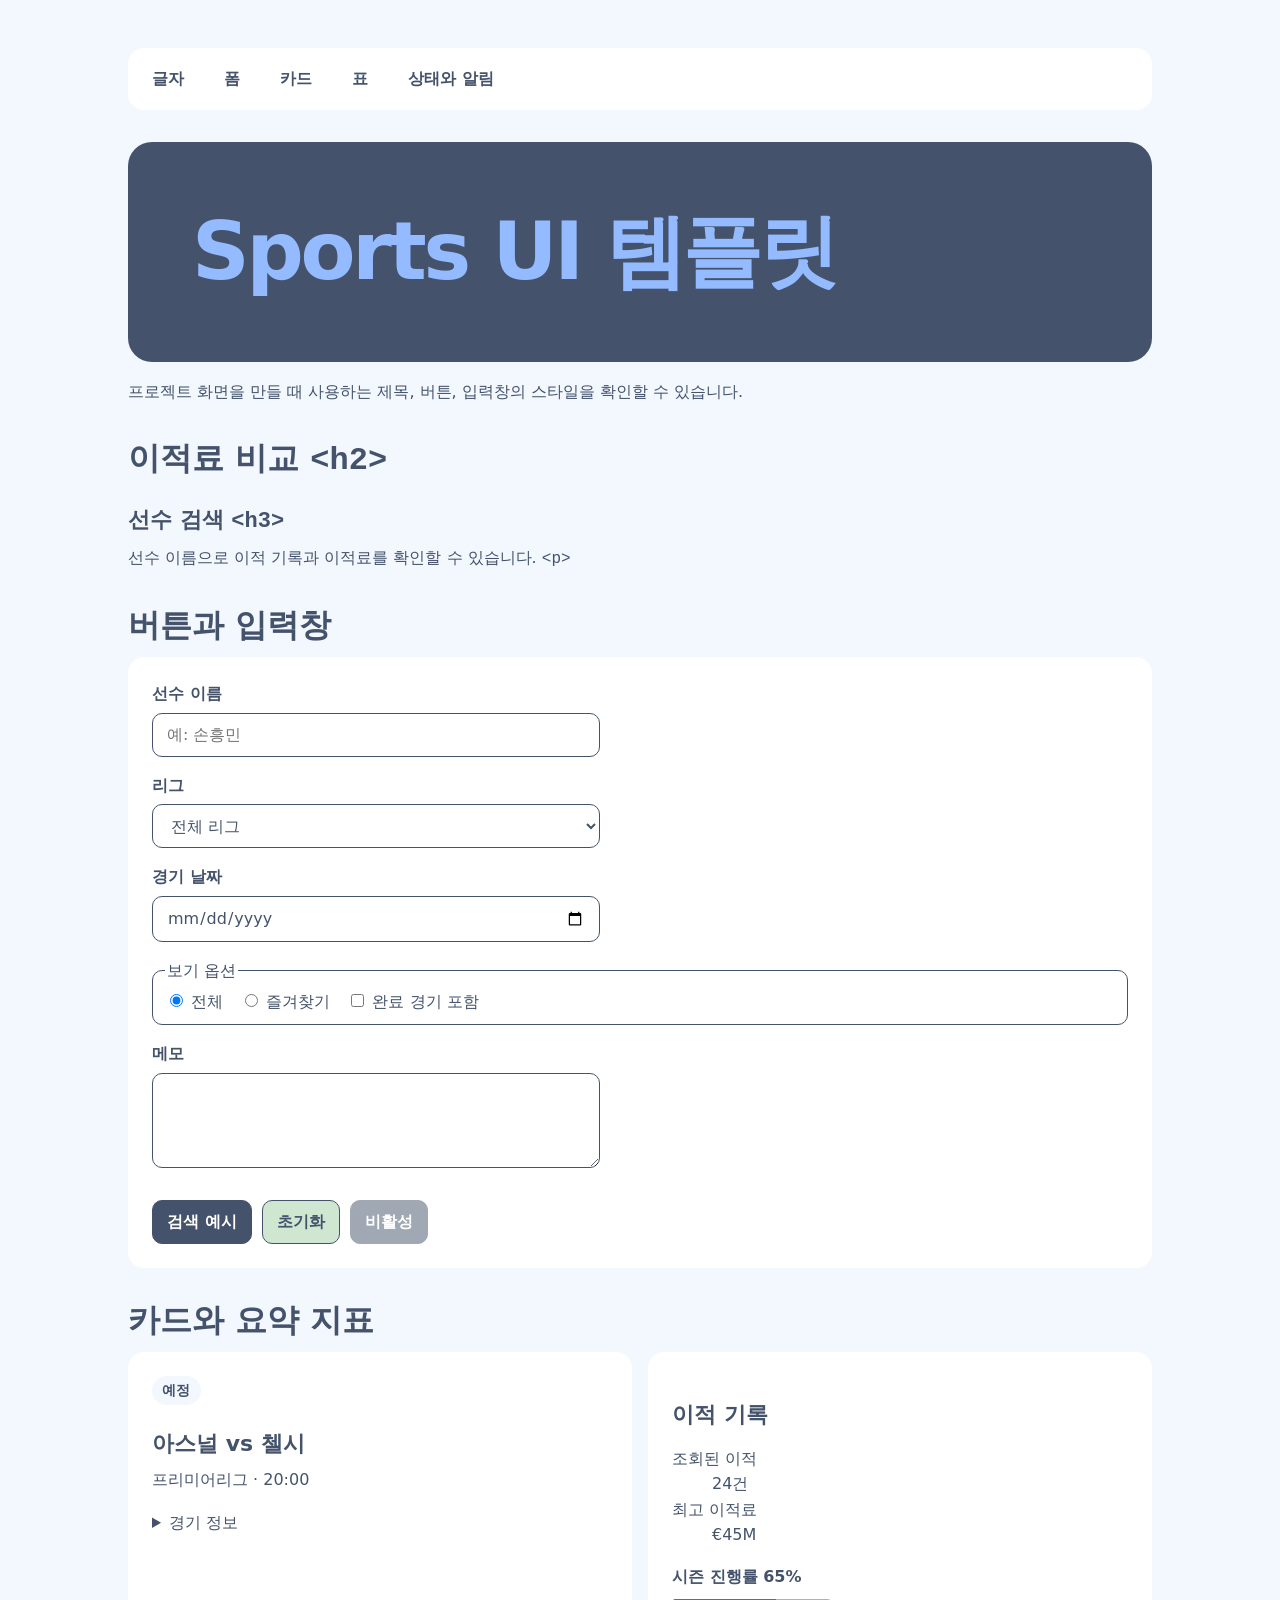
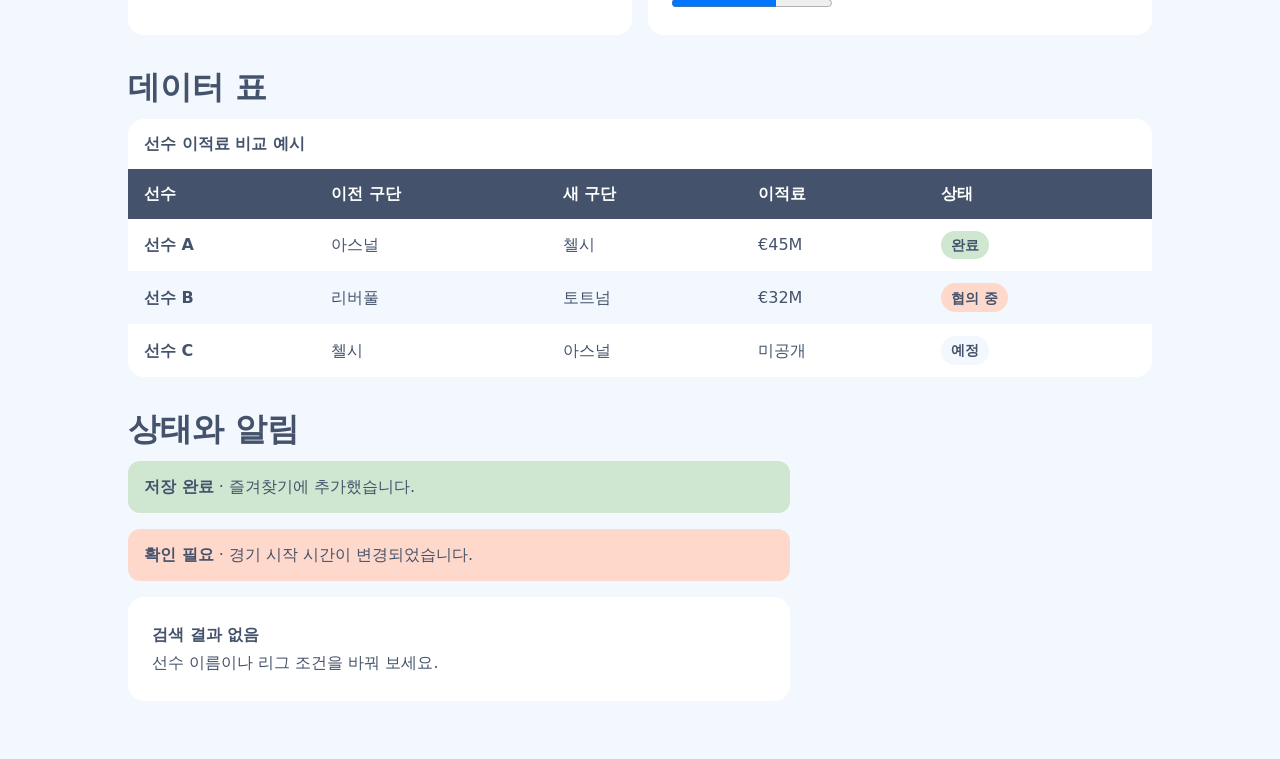
<file: design-template.html>
<!doctype html>
<html lang="ko">

<head>
    <meta charset="utf-8">
    <meta name="viewport" content="width=device-width, initial-scale=1">
    <title>Sports UI 디자인 템플릿</title>
    <link rel="stylesheet" href="./sports.css">
</head>

<body>
    <nav class="site-nav" aria-label="템플릿 목차">
        <a href="#typography">글자</a>
        <a href="#controls">폼</a>
        <a href="#cards">카드</a>
        <a href="#tables">표</a>
        <a href="#feedback">상태와 알림</a>
    </nav>
    <main class="page">
        <h1>Sports UI 템플릿</h1>
        <p>프로젝트 화면을 만들 때 사용하는 제목, 버튼, 입력창의 스타일을 확인할 수 있습니다.</p>

        <section aria-labelledby="typography">
            <h2 id="typography">이적료 비교 <code>&lt;h2&gt;</code></h2>
            <h3>선수 검색 <code>&lt;h3&gt;</code></h3>
            <p>선수 이름으로 이적 기록과 이적료를 확인할 수 있습니다. <code>&lt;p&gt;</code></p>
        </section>

        <section aria-labelledby="controls">
            <h2 id="controls">버튼과 입력창</h2>
            <form class="ui-card ui-stack" action="./design-template.html#controls" method="get">
                <label class="ui-field">
                    선수 이름
                    <input class="ui-input" type="search" placeholder="예: 손흥민">
                </label>
                <label class="ui-field">리그
                    <select class="ui-input"><option>전체 리그</option><option>프리미어리그</option></select>
                </label>
                <label class="ui-field">경기 날짜 <input class="ui-input" type="date"></label>
                <fieldset>
                    <legend>보기 옵션</legend>
                    <label><input type="radio" name="view" value="all" checked> 전체</label>
                    <label><input type="radio" name="view" value="favorites"> 즐겨찾기</label>
                    <label><input type="checkbox"> 완료 경기 포함</label>
                </fieldset>
                <label class="ui-field">메모 <textarea class="ui-input" rows="3"></textarea></label>
                <div class="ui-actions">
                    <button class="ui-button" type="submit">검색 예시</button>
                    <button class="ui-button ui-button--secondary" type="reset">초기화</button>
                    <button class="ui-button" type="button" disabled>비활성</button>
                </div>
            </form>
        </section>
        <section aria-labelledby="cards">
            <h2 id="cards">카드와 요약 지표</h2>
            <div class="ui-grid">
                <article class="ui-card">
                    <span class="ui-badge">예정</span>
                    <h3>아스널 vs 첼시</h3>
                    <p>프리미어리그 · 20:00</p>
                    <details>
                        <summary>경기 정보</summary>
                        <ul><li>에미레이츠 스타디움</li><li>한국 시간 기준</li></ul>
                    </details>
                </article>
                <article class="ui-card">
                    <h3>이적 기록</h3>
                    <dl><dt>조회된 이적</dt><dd>24건</dd><dt>최고 이적료</dt><dd>€45M</dd></dl>
                    <label class="ui-field">시즌 진행률 65% <progress value="65" max="100">65%</progress></label>
                </article>
            </div>
        </section>
        <section aria-labelledby="tables">
            <h2 id="tables">데이터 표</h2>
            <div class="ui-table-scroll" role="region" aria-label="선수 이적료 비교" tabindex="0">
                <table class="ui-table">
                    <caption>선수 이적료 비교 예시</caption>
                    <thead>
                        <tr><th scope="col">선수</th><th scope="col">이전 구단</th><th scope="col">새 구단</th><th scope="col">이적료</th><th scope="col">상태</th></tr>
                    </thead>
                    <tbody>
                        <tr><th scope="row">선수 A</th><td>아스널</td><td>첼시</td><td>€45M</td><td><span class="ui-badge ui-badge--success">완료</span></td></tr>
                        <tr><th scope="row">선수 B</th><td>리버풀</td><td>토트넘</td><td>€32M</td><td><span class="ui-badge ui-badge--notice">협의 중</span></td></tr>
                        <tr><th scope="row">선수 C</th><td>첼시</td><td>아스널</td><td>미공개</td><td><span class="ui-badge">예정</span></td></tr>
                    </tbody>
                </table>
            </div>
        </section>
        <section aria-labelledby="feedback">
            <h2 id="feedback">상태와 알림</h2>
            <p class="ui-notice ui-badge--success"><strong>저장 완료</strong> · 즐겨찾기에 추가했습니다.</p>
            <p class="ui-notice ui-badge--notice"><strong>확인 필요</strong> · 경기 시작 시간이 변경되었습니다.</p>
            <p class="ui-card"><strong>검색 결과 없음</strong><br>선수 이름이나 리그 조건을 바꿔 보세요.</p>
        </section>
    </main>
</body>

</html>
</file>
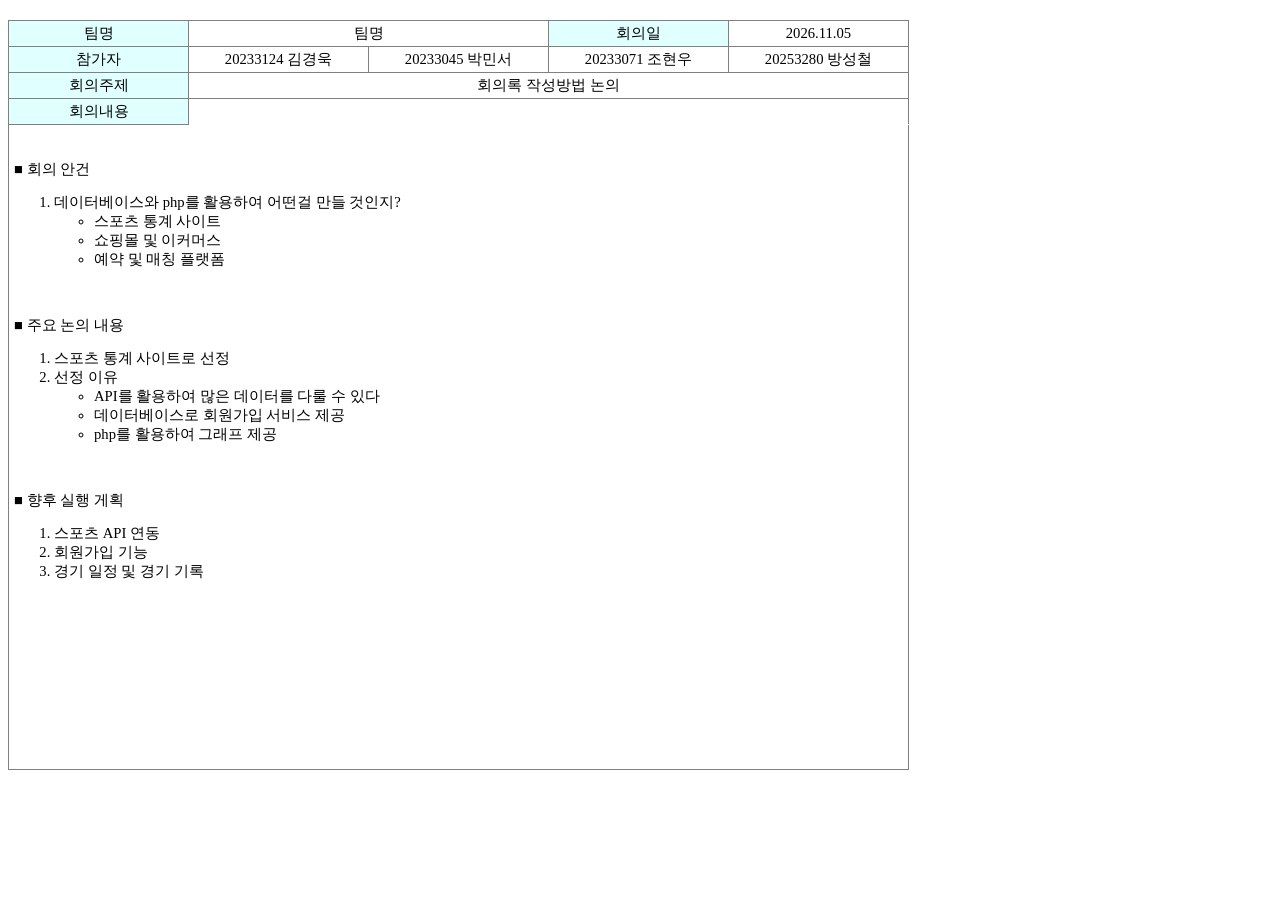
<file: meetingNotes01.html>
<!DOCTYPE html>
<meta charset="utf-8" />
<link rel="StyleSheet" href="./table.css" type="text/css" />

<table>
  <colgroup>
    <col width="180" />
    <col width="180" />
    <col width="180" />
    <col width="180" />
    <col width="180" />
  </colgroup>
  <tr align="center">
    <th>팀명</th>
    <td colspan="2">팀명</td>
    <th>회의일</th>
    <td>2026.11.05</td>
  </tr>
  <tr align="center">
    <th>참가자</th>
    <td>20233124 김경욱</td>
    <td>20233045 박민서</td>
    <td>20233071 조현우</td>
    <td>20253280 방성철</td>
  </tr>
  <tr align="center">
    <th>회의주제</th>
    <td colspan="4">회의록 작성방법 논의</td>
  </tr>
  <tr>
    <th>회의내용</th>
    <td colspan="4" style="border-bottom: 1px solid white"></td>
  </tr>
  <tr>
    <td colspan="5">
      <br />
      <p>

      <p>■ 회의 안건</p>
      <ol>
        <li>데이터베이스와 php를 활용하여 어떤걸 만들 것인지?</li>
          <ul>
          <li>스포츠 통계 사이트</li>
          <li>쇼핑몰 및 이커머스</li>
          <li>예약 및 매칭 플랫폼</li>
          </ul>
      </ol>
      <br>
      <p>■ 주요 논의 내용</p>
      <ol>
        <li>스포츠 통계 사이트로 선정</li>
        <li>선정 이유</li>
          <ul type="circle">
            <li>API를 활용하여 많은 데이터를 다룰 수 있다</li>
            <li>데이터베이스로 회원가입 서비스 제공</li>
            <li>php를 활용하여 그래프 제공</li>
          </ul>
      </ol>
      <br>
      <p>■ 향후 실행 게획</p>
      <ol>
        <li>스포츠 API 연동</li>
        <li>회원가입 기능</li>
        <li>경기 일정 및 경기 기록</li>
      </ol>
      <br /><br /><br /><br /><br /><br /><br /><br /><br /><br />
    </td>
  </tr>
</table>
</file>
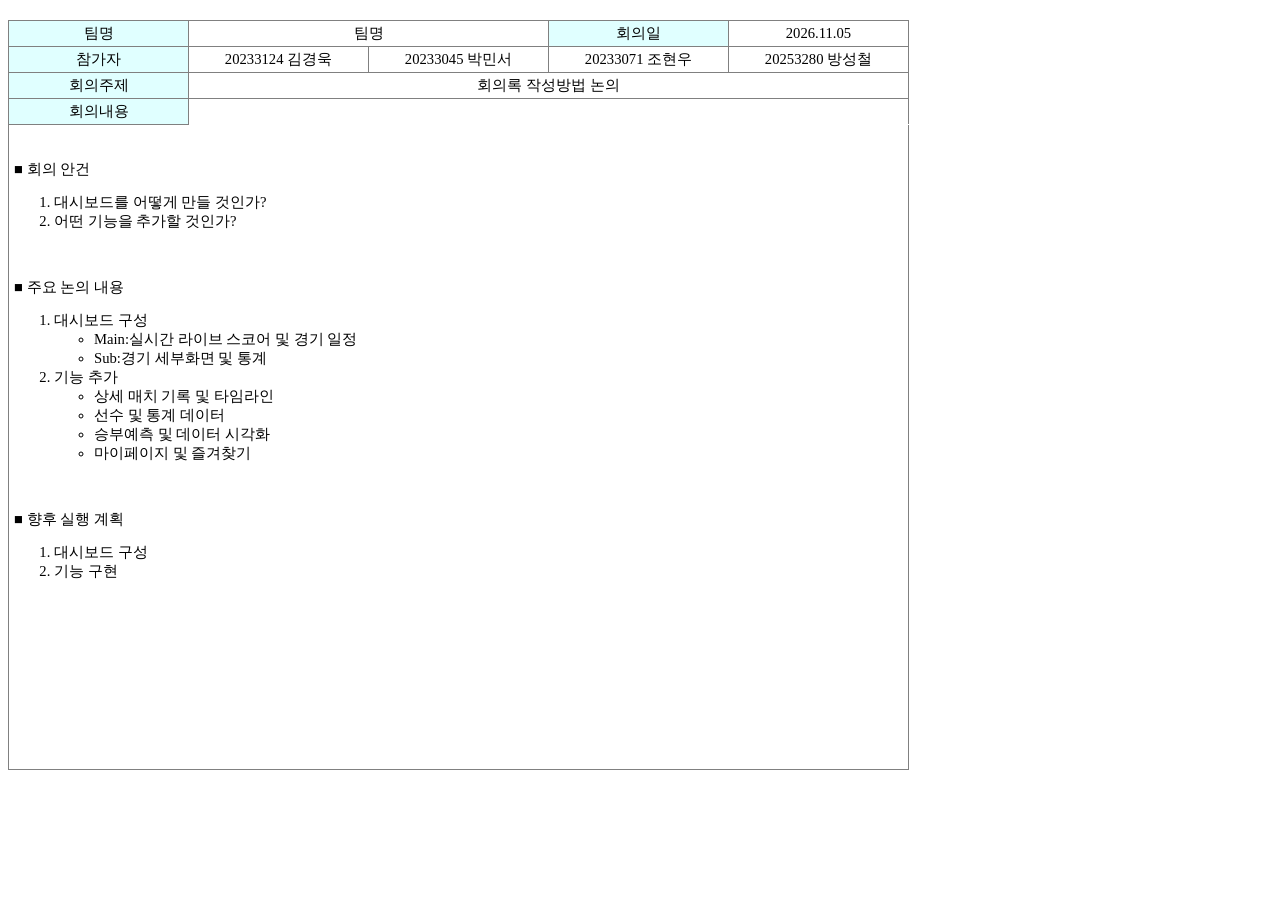
<file: meetingNotes02.html>
<!DOCTYPE html>
<meta charset="utf-8" />
<link rel="StyleSheet" href="./table.css" type="text/css" />

<table>
  <colgroup>
    <col width="180" />
    <col width="180" />
    <col width="180" />
    <col width="180" />
    <col width="180" />
  </colgroup>
  <tr align="center">
    <th>팀명</th>
    <td colspan="2">팀명</td>
    <th>회의일</th>
    <td>2026.11.05</td>
  </tr>
  <tr align="center">
    <th>참가자</th>
    <td>20233124 김경욱</td>
    <td>20233045 박민서</td>
    <td>20233071 조현우</td>
    <td>20253280 방성철</td>
  </tr>
  <tr align="center">
    <th>회의주제</th>
    <td colspan="4">회의록 작성방법 논의</td>
  </tr>
  <tr>
    <th>회의내용</th>
    <td colspan="4" style="border-bottom: 1px solid white"></td>
  </tr>
  <tr>
    <td colspan="5">
      <br />
      <p>

      <p>■ 회의 안건</p>
      <ol>
        <li>대시보드를 어떻게 만들 것인가?</li>
        <li>어떤 기능을 추가할 것인가?</li>
      </ol>
      <br>
      <p>■ 주요 논의 내용</p>
      <ol>
        <li>대시보드 구성</li>
        <ul type="circle">
            <li>Main:실시간 라이브 스코어 및 경기 일정</li>
            <li>Sub:경기 세부화면 및 통계</li>
        </ul>
        <li>기능 추가</li>
        <ul type="circle">
            <li>상세 매치 기록 및 타임라인</li>
            <li>선수 및 통계 데이터</li>
            <li>승부예측 및 데이터 시각화</li>
            <li>마이페이지 및 즐겨찾기</li>
        </ul>
      </ol>
      <br>
      <p>■ 향후 실행 계획</p>
      <ol>
        <li>대시보드 구성</li>
        <li>기능 구현</li>
      </ol>
      <br /><br /><br /><br /><br /><br /><br /><br /><br /><br />
    </td>
  </tr>
</table>
</file>
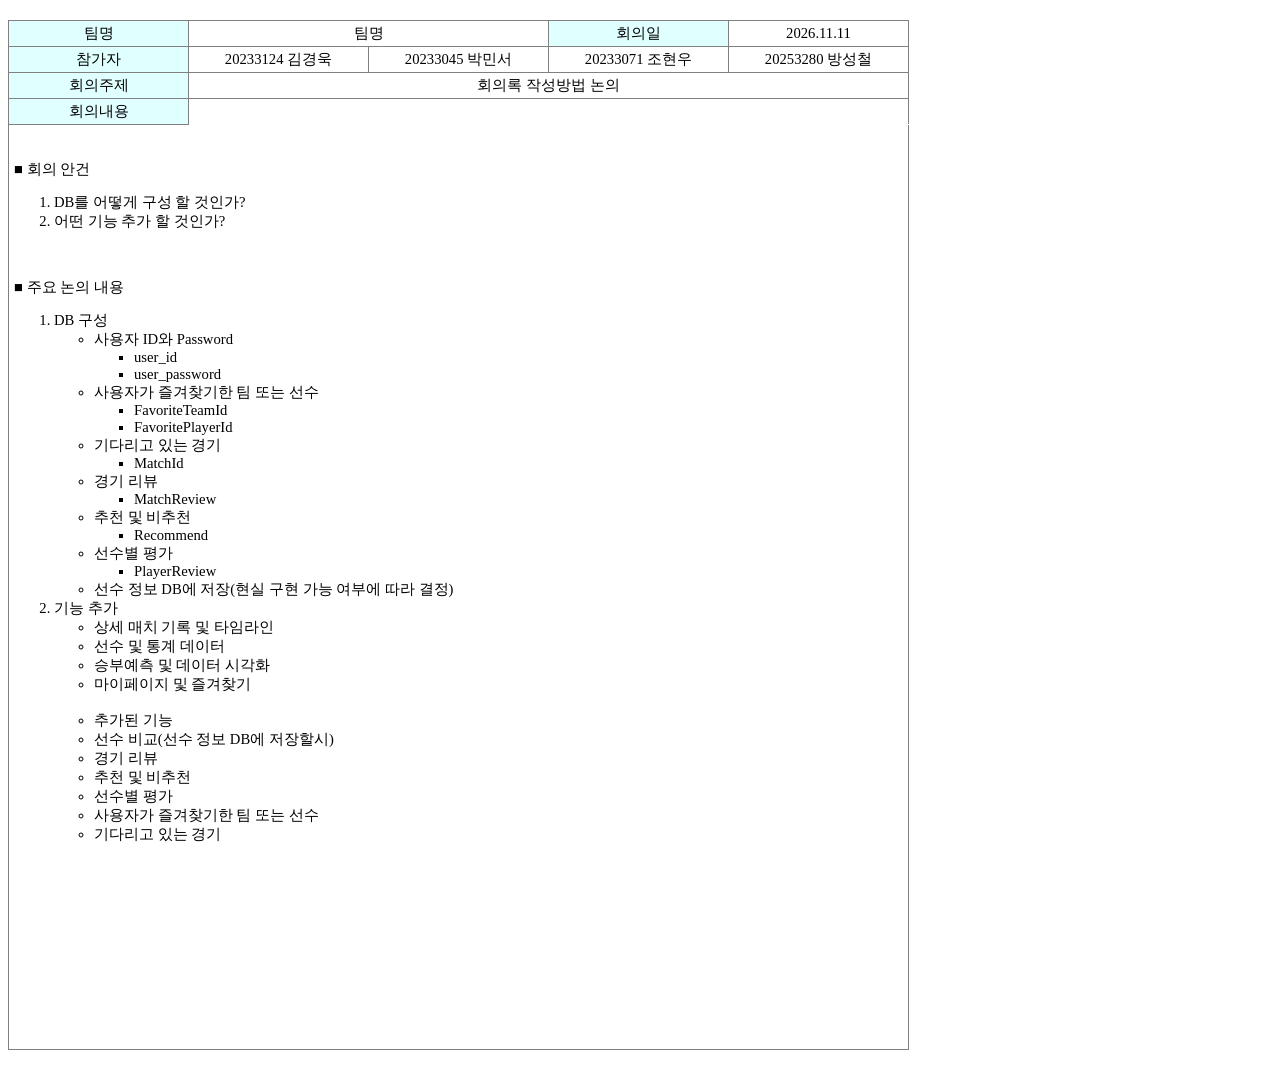
<file: meetingNotes03.html>
<!DOCTYPE html>
<meta charset="utf-8" />
<link rel="StyleSheet" href="./table.css" type="text/css" />

<table>
  <colgroup>
    <col width="180" />
    <col width="180" />
    <col width="180" />
    <col width="180" />
    <col width="180" />
  </colgroup>
  <tr align="center">
    <th>팀명</th>
    <td colspan="2">팀명</td>
    <th>회의일</th>
    <td>2026.11.11</td>
  </tr>
  <tr align="center">
    <th>참가자</th>
    <td>20233124 김경욱</td>
    <td>20233045 박민서</td>
    <td>20233071 조현우</td>
    <td>20253280 방성철</td>
  </tr>
  <tr align="center">
    <th>회의주제</th>
    <td colspan="4">회의록 작성방법 논의</td>
  </tr>
  <tr>
    <th>회의내용</th>
    <td colspan="4" style="border-bottom: 1px solid white"></td>
  </tr>
  <tr>
    <td colspan="5">
      <br />
      <p>

      <p>■ 회의 안건</p>
      <ol>
        <li>DB를 어떻게 구성 할 것인가?</li>
        <li>어떤 기능 추가 할 것인가?</li>
      </ol>
      <br>
      <p>■ 주요 논의 내용</p>
      <ol>
        <li>DB 구성</li>
        <ul type="circle">
            <li>사용자 ID와 Password
              <ul><li>
                user_id
              </li>
            <li>user_password</li>
            </ul>
            </li>
            <li>사용자가 즐겨찾기한 팀 또는 선수
              <ul>
                <li>
                  FavoriteTeamId
                </li>
                <li>
                  FavoritePlayerId
                </li>
              </ul>
            </li>
            <li>기다리고 있는 경기
              <ul>
                <li>MatchId</li>
              </ul>
            </li>
            <li>
              경기 리뷰
              <ul>
                <li>MatchReview</li>
              </ul>
            </li>
            <li>추천 및 비추천
              <ul>
                <li>Recommend</li>
              </ul>
            </li>
            <li>선수별 평가
              <ul>
                <li>PlayerReview</li>
              </ul>
            </li>
            <li>선수 정보 DB에 저장(현실 구현 가능 여부에 따라 결정)</li> 
        </ul>
        <li>기능 추가</li>
        <ul type="circle">
            <li>상세 매치 기록 및 타임라인</li>
            <li>선수 및 통계 데이터</li>
            <li>승부예측 및 데이터 시각화</li>
            <li>마이페이지 및 즐겨찾기</li>
            <br>
            <li>추가된 기능</li>
            <li>선수 비교(선수 정보 DB에 저장할시)</li>
            <li>경기 리뷰</li>
            <li>추천 및 비추천</li>
            <li>선수별 평가</li>
            <li>사용자가 즐겨찾기한 팀 또는 선수</li>
            <li>기다리고 있는 경기</li>
        </ul>
      </ol>
      <br>
      </ol>
      <br /><br /><br /><br /><br /><br /><br /><br /><br /><br />
    </td>
  </tr>
</table>
</file>
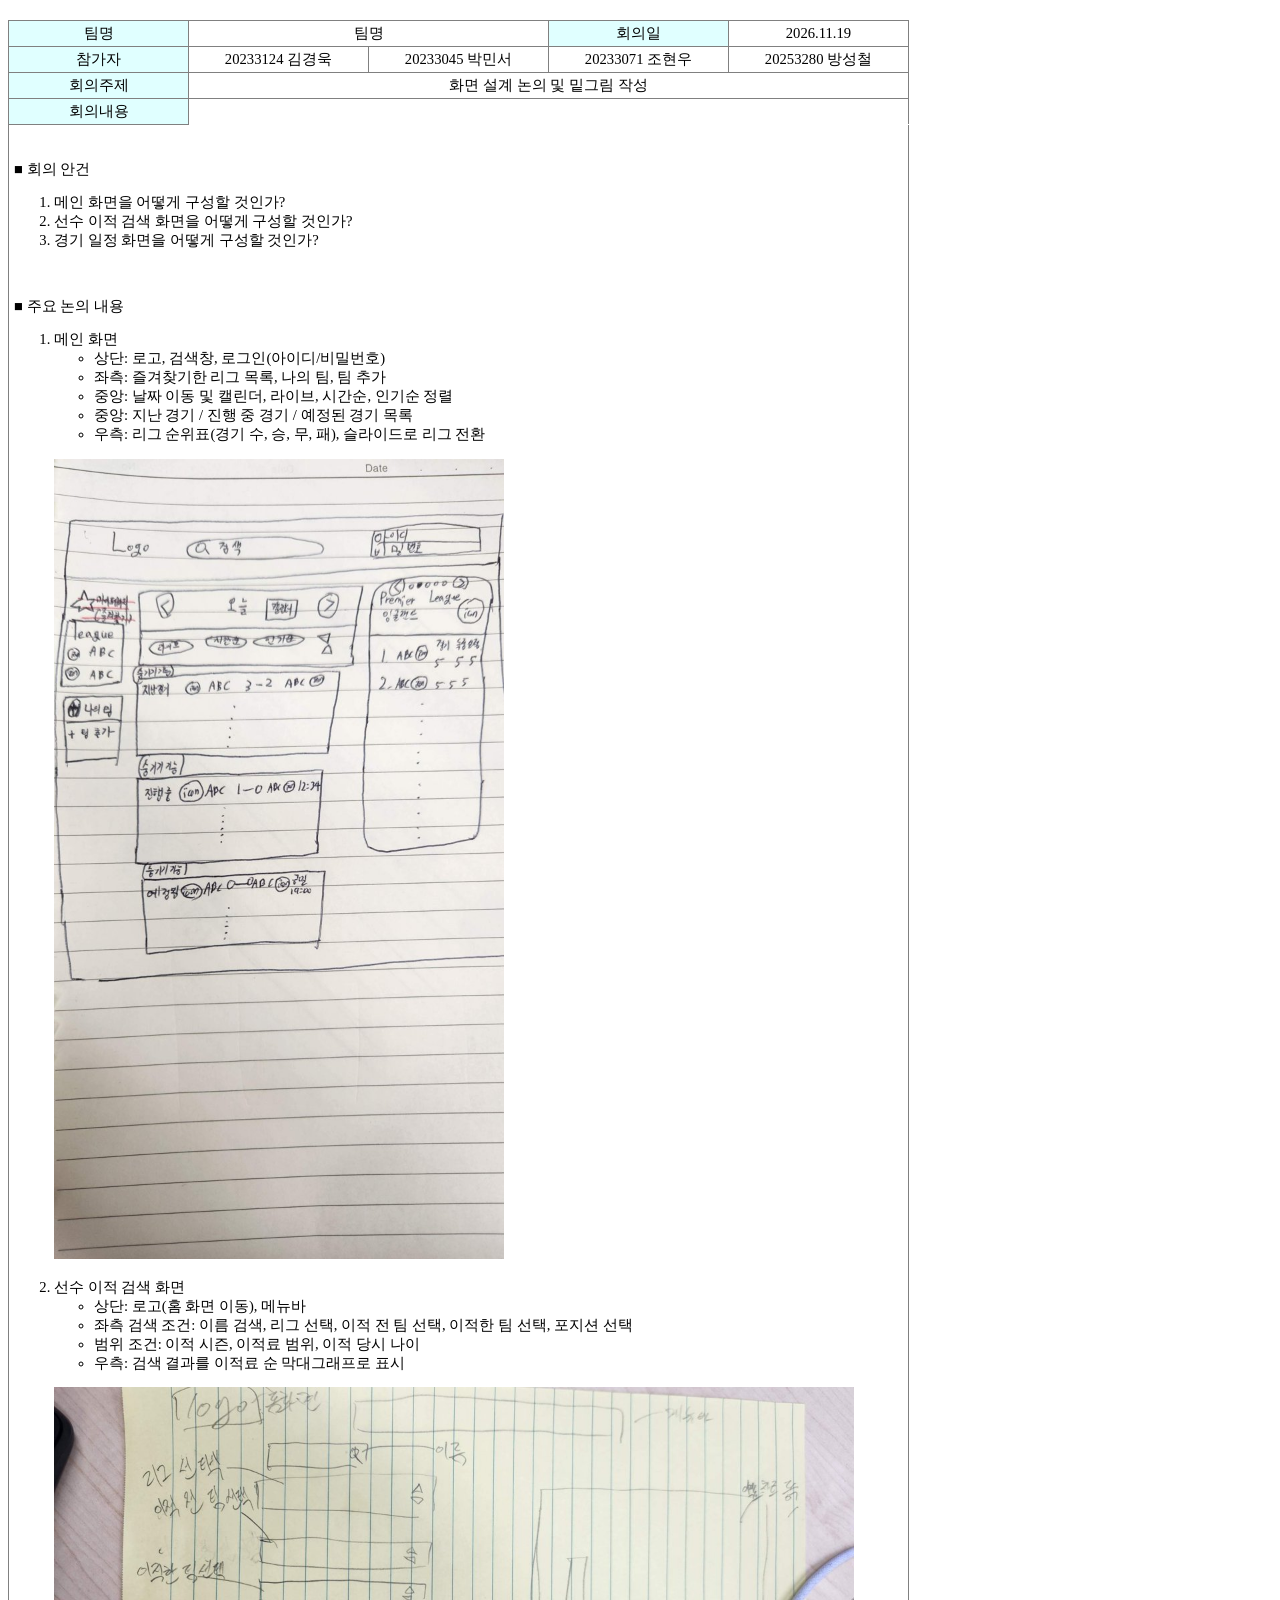
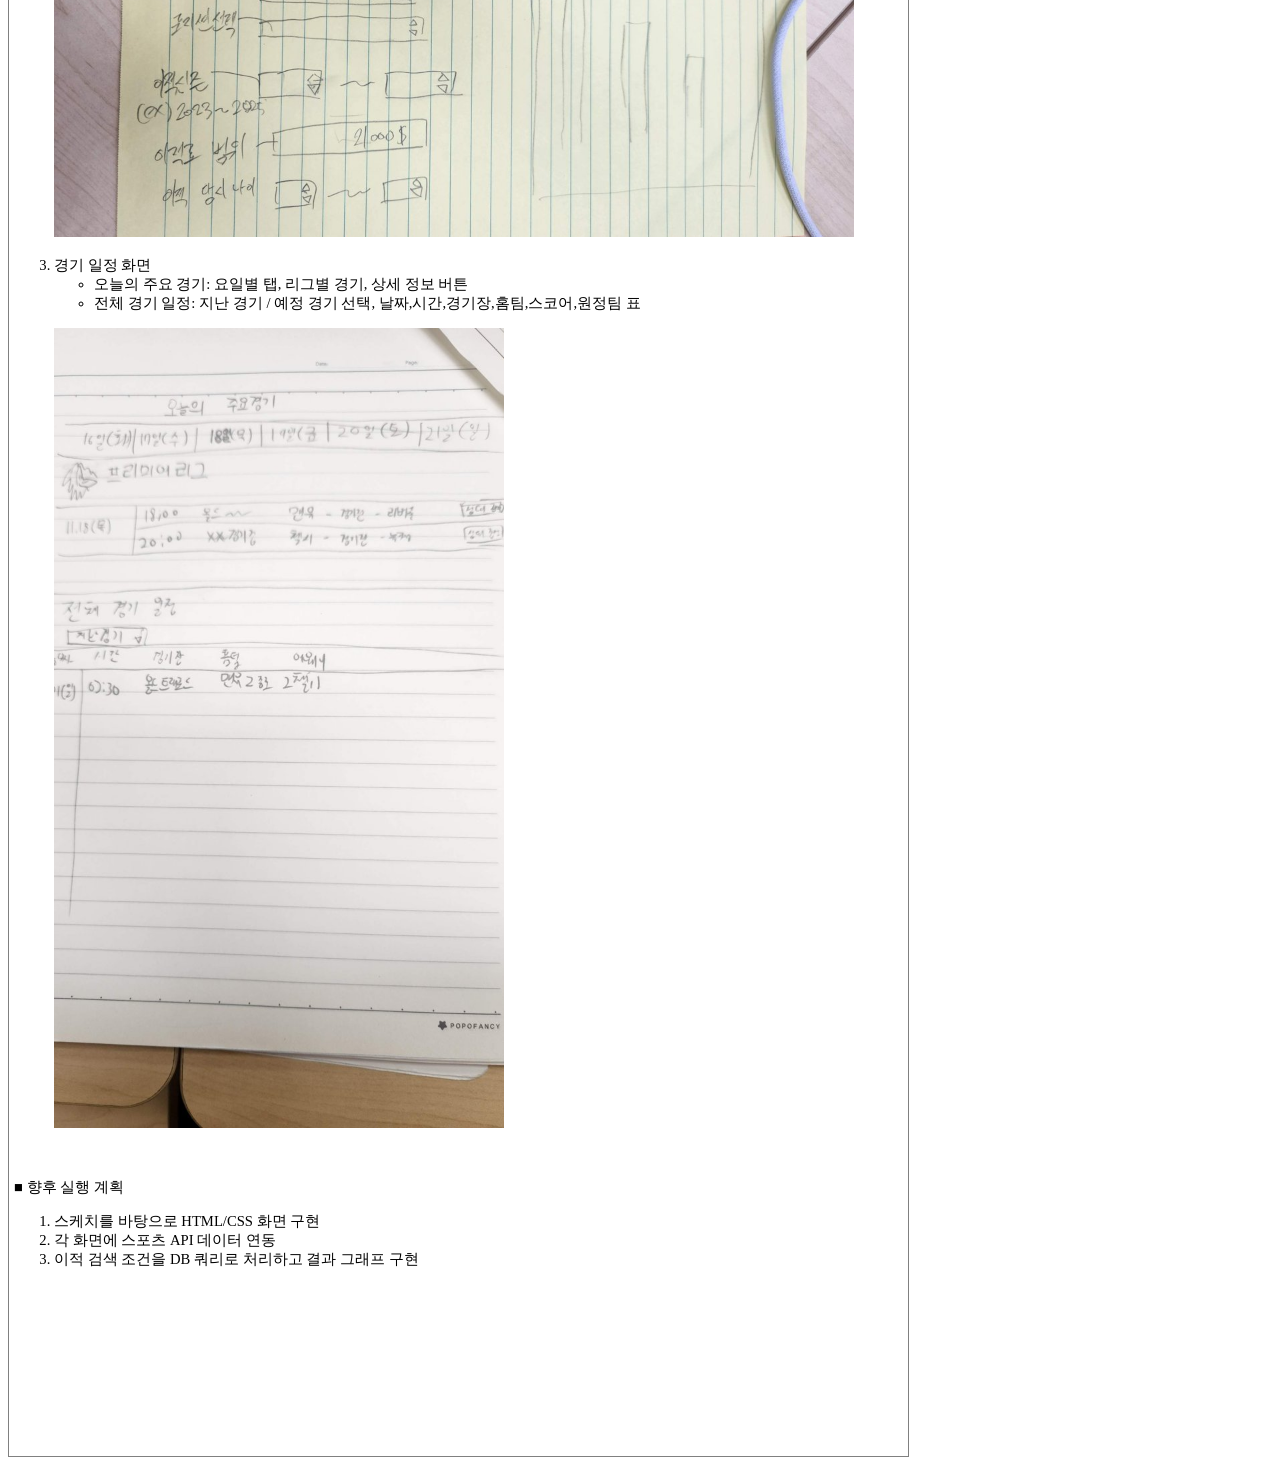
<file: meetingNotes04.html>
<!DOCTYPE html>
<meta charset="utf-8" />
<link rel="StyleSheet" href="./table.css" type="text/css" />

<table>
  <colgroup>
    <col width="180" />
    <col width="180" />
    <col width="180" />
    <col width="180" />
    <col width="180" />
  </colgroup>
  <tr align="center">
    <th>팀명</th>
    <td colspan="2">팀명</td>
    <th>회의일</th>
    <td>2026.11.19</td>
  </tr>
  <tr align="center">
    <th>참가자</th>
    <td>20233124 김경욱</td>
    <td>20233045 박민서</td>
    <td>20233071 조현우</td>
    <td>20253280 방성철</td>
  </tr>
  <tr align="center">
    <th>회의주제</th>
    <td colspan="4">화면 설계 논의 및 밑그림 작성</td>
  </tr>
  <tr>
    <th>회의내용</th>
    <td colspan="4" style="border-bottom: 1px solid white"></td>
  </tr>
  <tr>
    <td colspan="5">
      <br />

      <p>■ 회의 안건</p>
      <ol>
        <li>메인 화면을 어떻게 구성할 것인가?</li>
        <li>선수 이적 검색 화면을 어떻게 구성할 것인가?</li>
        <li>경기 일정 화면을 어떻게 구성할 것인가?</li>
      </ol>
      <br />

      <p>■ 주요 논의 내용</p>
      <ol>
        <li>메인 화면
          <ul type="circle">
            <li>상단: 로고, 검색창, 로그인(아이디/비밀번호)</li>
            <li>좌측: 즐겨찾기한 리그 목록, 나의 팀, 팀 추가</li>
            <li>중앙: 날짜 이동 및 캘린더, 라이브, 시간순, 인기순 정렬</li>
            <li>중앙: 지난 경기 / 진행 중 경기 / 예정된 경기 목록</li>
            <li>우측: 리그 순위표(경기 수, 승, 무, 패), 슬라이드로 리그 전환</li>
          </ul>
          <p><img src="./img/meeting04_main.jpg" alt="메인 화면 스케치" width="450" /></p>
        </li>
        <li>선수 이적 검색 화면
          <ul type="circle">
            <li>상단: 로고(홈 화면 이동), 메뉴바</li>
            <li>좌측 검색 조건: 이름 검색, 리그 선택, 이적 전 팀 선택, 이적한 팀 선택, 포지션 선택</li>
            <li>범위 조건: 이적 시즌, 이적료 범위, 이적 당시 나이</li>
            <li>우측: 검색 결과를 이적료 순 막대그래프로 표시</li>
          </ul>
          <p><img src="./img/meeting04_search.jpg" alt="선수 이적 검색 화면 스케치" width="800" /></p>
        </li>
        <li>경기 일정 화면
          <ul type="circle">
            <li>오늘의 주요 경기: 요일별 탭, 리그별 경기, 상세 정보 버튼</li>
            <li>전체 경기 일정: 지난 경기 / 예정 경기 선택, 날짜,시간,경기장,홈팀,스코어,원정팀 표</li>
          </ul>
          <p><img src="./img/meeting04_schedule.jpg" alt="경기 일정 화면 스케치" width="450" /></p>
        </li>
      </ol>
      <br />

      <p>■ 향후 실행 계획</p>
      <ol>
        <li>스케치를 바탕으로 HTML/CSS 화면 구현</li>
        <li>각 화면에 스포츠 API 데이터 연동</li>
        <li>이적 검색 조건을 DB 쿼리로 처리하고 결과 그래프 구현</li>
      </ol>
      <br /><br /><br /><br /><br /><br /><br /><br /><br /><br />
    </td>
  </tr>
</table>
</file>
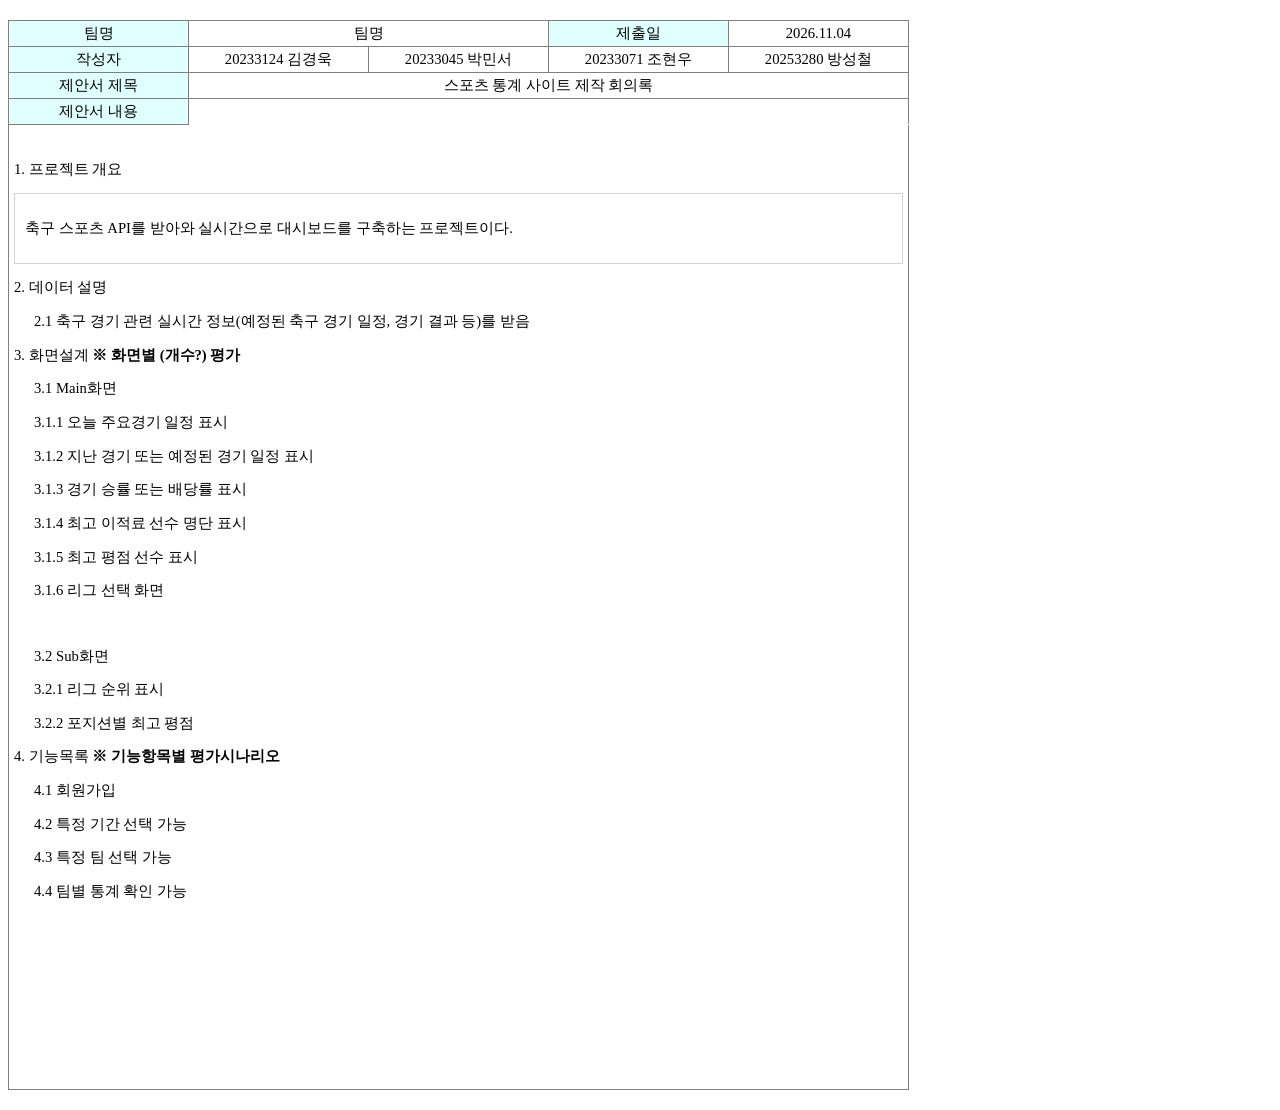
<file: proposal0.html>
<!DOCTYPE html>
<meta charset="utf-8">
<link rel="StyleSheet" href="./table.css" type="text/css" />

<table>
  <colgroup><col width=180><col width=180><col width=180><col width=180><col width=180></colgroup>
  <tr align=center><th>팀명</th><td colspan=2>팀명</td><th>제출일</th><td>2026.11.04</td></tr>
  <tr align=center><th>작성자</th><td>20233124 김경욱</td><td>20233045 박민서</td><td>20233071 조현우</td><td>20253280 방성철</td></tr>
  <tr align=center><th>제안서 제목</th><td colspan=4>스포츠 통계 사이트 제작 회의록</td></tr>
  <tr><th>제안서 내용</th><td colspan=4 style='border-bottom : 1px solid white;'></td></tr>
  <tr><td colspan=5><br/>
    <p>1. 프로젝트 개요
      <div class=box>
        <p>축구 스포츠 API를 받아와 실시간으로 대시보드를 구축하는 프로젝트이다.</p>
      </div>
    </p>
    <p>2. 데이터 설명</p>
      <p style='margin-left:20px;'>2.1 축구 경기 관련 실시간 정보(예정된 축구 경기 일정, 경기 결과 등)를 받음</p>
    <p>3. 화면설계 <b>※ 화면별 (개수?) 평가</b></p>
      <p style='margin-left:20px;'>3.1 Main화면</p>
      <p style='margin-left:20px;'>3.1.1 오늘 주요경기 일정 표시</p>
      <p style='margin-left:20px;'>3.1.2 지난 경기 또는 예정된 경기 일정 표시</p>
      <p style='margin-left:20px;'>3.1.3 경기 승률 또는 배당률 표시</p>
      <p style='margin-left:20px;'>3.1.4 최고 이적료 선수 명단 표시</p>
      <p style='margin-left:20px;'>3.1.5 최고 평점 선수 표시</p>
      <p style='margin-left:20px;'>3.1.6 리그 선택 화면</p>
    <br/>
      <p style='margin-left:20px;'>3.2 Sub화면</p>
      <p style='margin-left:20px;'>3.2.1 리그 순위 표시</p>
      <p style='margin-left:20px;'>3.2.2 포지션별 최고 평점</p>


    <p>4. 기능목록 <b>※ 기능항목별 평가시나리오</b></p>
      <p style='margin-left:20px;'>4.1 회원가입</p>
      <p style='margin-left:20px;'>4.2 특정 기간 선택 가능</p>
      <p style='margin-left:20px;'>4.3 특정 팀 선택 가능</p>
      <p style='margin-left:20px;'>4.4 팀별 통계 확인 가능</p>

    <br/><br/><br/><br/><br/><br/><br/><br/><br/><br/>
  </td></tr>

</table>
</file>
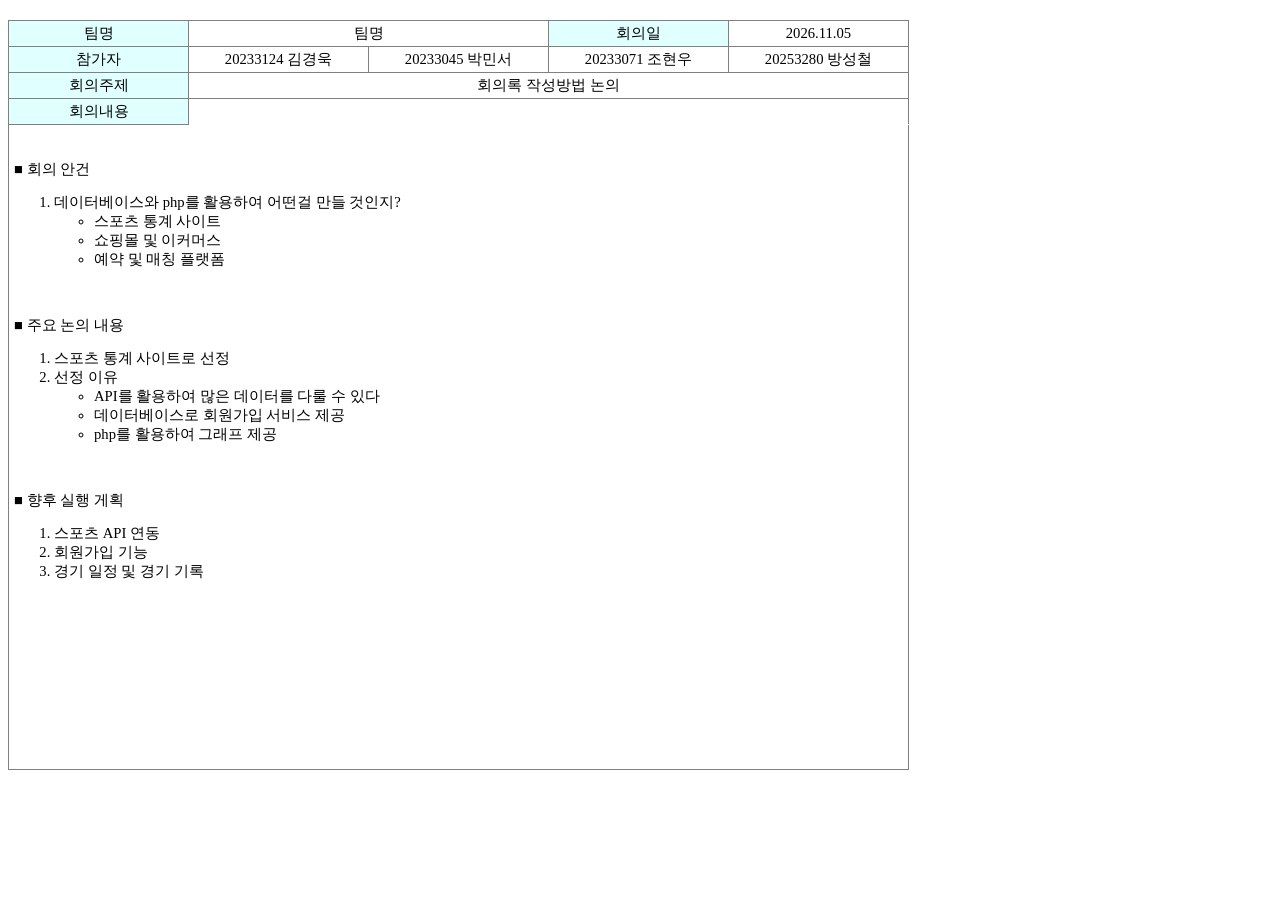
<file: meeting-notes/meetingNotes01.html>
<!DOCTYPE html>
<meta charset="utf-8" />
<link rel="StyleSheet" href="../table.css" type="text/css" />

<table>
  <colgroup>
    <col width="180" />
    <col width="180" />
    <col width="180" />
    <col width="180" />
    <col width="180" />
  </colgroup>
  <tr align="center">
    <th>팀명</th>
    <td colspan="2">팀명</td>
    <th>회의일</th>
    <td>2026.11.05</td>
  </tr>
  <tr align="center">
    <th>참가자</th>
    <td>20233124 김경욱</td>
    <td>20233045 박민서</td>
    <td>20233071 조현우</td>
    <td>20253280 방성철</td>
  </tr>
  <tr align="center">
    <th>회의주제</th>
    <td colspan="4">회의록 작성방법 논의</td>
  </tr>
  <tr>
    <th>회의내용</th>
    <td colspan="4" style="border-bottom: 1px solid white"></td>
  </tr>
  <tr>
    <td colspan="5">
      <br />
      <p>

      <p>■ 회의 안건</p>
      <ol>
        <li>데이터베이스와 php를 활용하여 어떤걸 만들 것인지?</li>
          <ul>
          <li>스포츠 통계 사이트</li>
          <li>쇼핑몰 및 이커머스</li>
          <li>예약 및 매칭 플랫폼</li>
          </ul>
      </ol>
      <br>
      <p>■ 주요 논의 내용</p>
      <ol>
        <li>스포츠 통계 사이트로 선정</li>
        <li>선정 이유</li>
          <ul type="circle">
            <li>API를 활용하여 많은 데이터를 다룰 수 있다</li>
            <li>데이터베이스로 회원가입 서비스 제공</li>
            <li>php를 활용하여 그래프 제공</li>
          </ul>
      </ol>
      <br>
      <p>■ 향후 실행 게획</p>
      <ol>
        <li>스포츠 API 연동</li>
        <li>회원가입 기능</li>
        <li>경기 일정 및 경기 기록</li>
      </ol>
      <br /><br /><br /><br /><br /><br /><br /><br /><br /><br />
    </td>
  </tr>
</table>
</file>
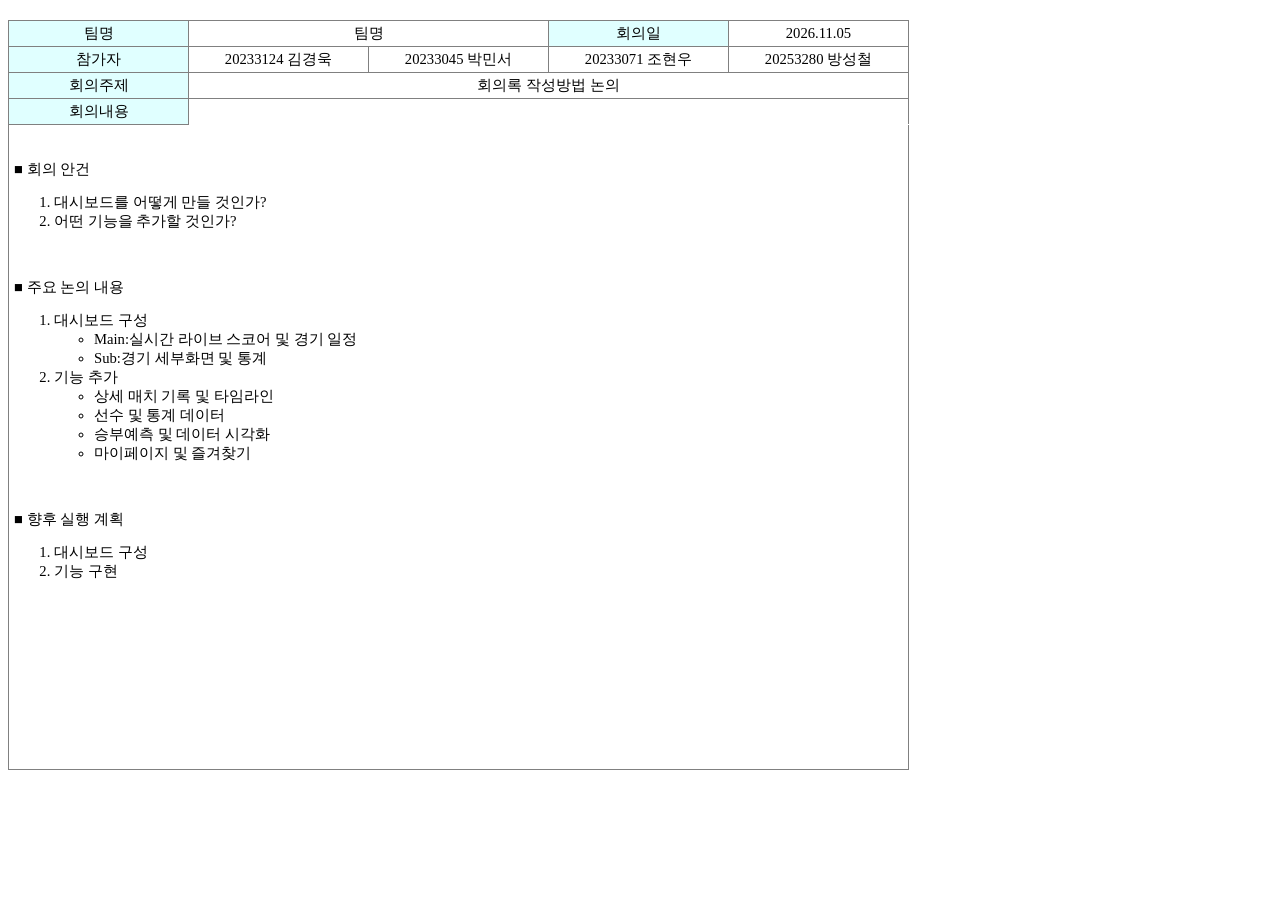
<file: meeting-notes/meetingNotes02.html>
<!DOCTYPE html>
<meta charset="utf-8" />
<link rel="StyleSheet" href="../table.css" type="text/css" />

<table>
  <colgroup>
    <col width="180" />
    <col width="180" />
    <col width="180" />
    <col width="180" />
    <col width="180" />
  </colgroup>
  <tr align="center">
    <th>팀명</th>
    <td colspan="2">팀명</td>
    <th>회의일</th>
    <td>2026.11.05</td>
  </tr>
  <tr align="center">
    <th>참가자</th>
    <td>20233124 김경욱</td>
    <td>20233045 박민서</td>
    <td>20233071 조현우</td>
    <td>20253280 방성철</td>
  </tr>
  <tr align="center">
    <th>회의주제</th>
    <td colspan="4">회의록 작성방법 논의</td>
  </tr>
  <tr>
    <th>회의내용</th>
    <td colspan="4" style="border-bottom: 1px solid white"></td>
  </tr>
  <tr>
    <td colspan="5">
      <br />
      <p>

      <p>■ 회의 안건</p>
      <ol>
        <li>대시보드를 어떻게 만들 것인가?</li>
        <li>어떤 기능을 추가할 것인가?</li>
      </ol>
      <br>
      <p>■ 주요 논의 내용</p>
      <ol>
        <li>대시보드 구성</li>
        <ul type="circle">
            <li>Main:실시간 라이브 스코어 및 경기 일정</li>
            <li>Sub:경기 세부화면 및 통계</li>
        </ul>
        <li>기능 추가</li>
        <ul type="circle">
            <li>상세 매치 기록 및 타임라인</li>
            <li>선수 및 통계 데이터</li>
            <li>승부예측 및 데이터 시각화</li>
            <li>마이페이지 및 즐겨찾기</li>
        </ul>
      </ol>
      <br>
      <p>■ 향후 실행 계획</p>
      <ol>
        <li>대시보드 구성</li>
        <li>기능 구현</li>
      </ol>
      <br /><br /><br /><br /><br /><br /><br /><br /><br /><br />
    </td>
  </tr>
</table>
</file>
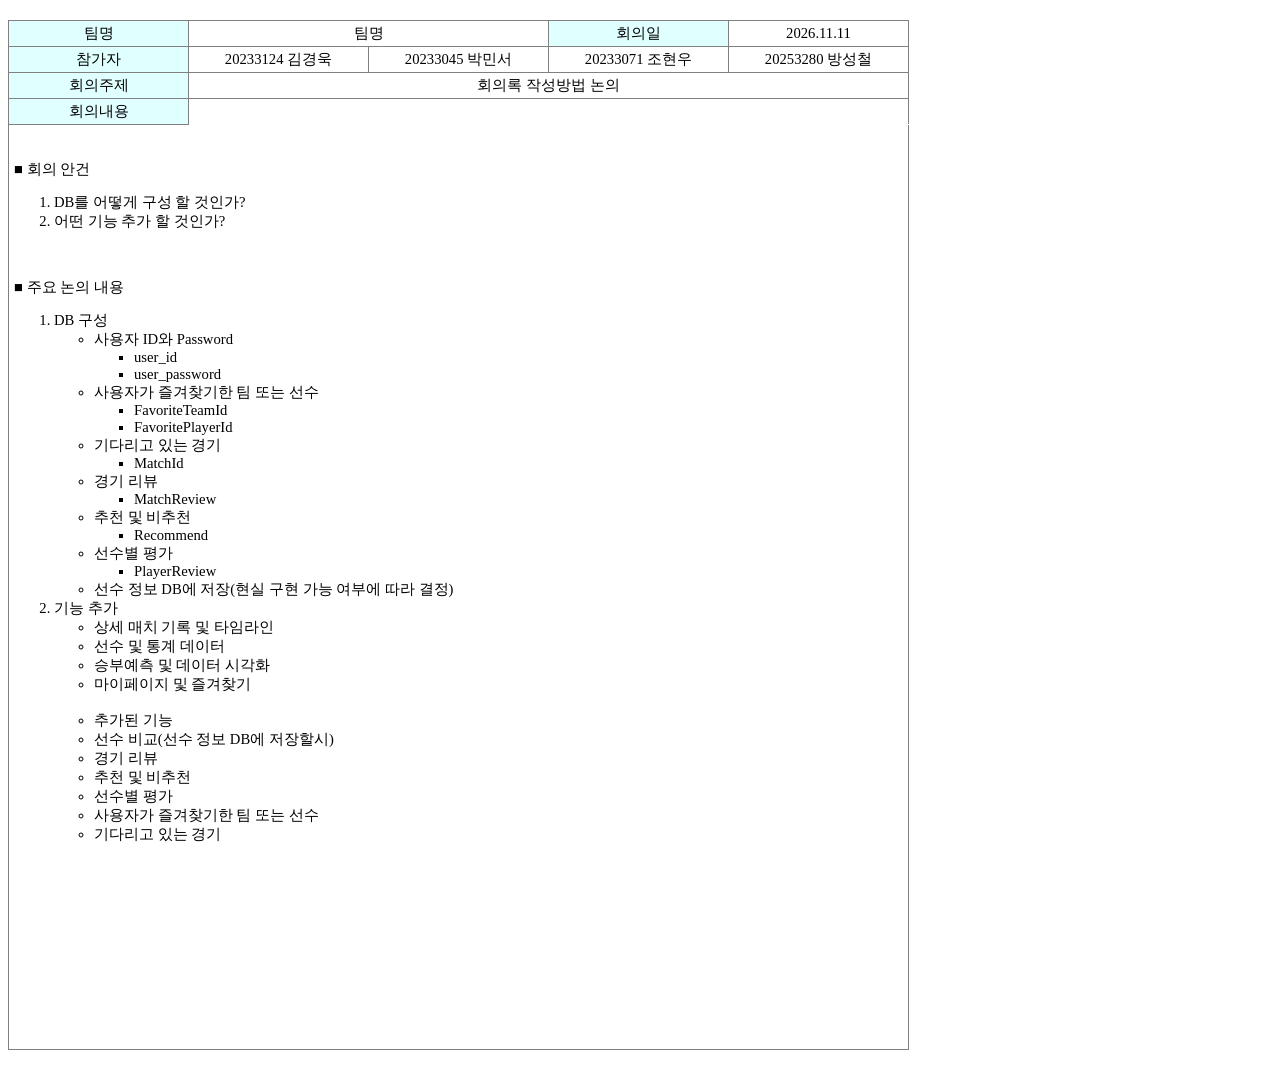
<file: meeting-notes/meetingNotes03.html>
<!DOCTYPE html>
<meta charset="utf-8" />
<link rel="StyleSheet" href="../table.css" type="text/css" />

<table>
  <colgroup>
    <col width="180" />
    <col width="180" />
    <col width="180" />
    <col width="180" />
    <col width="180" />
  </colgroup>
  <tr align="center">
    <th>팀명</th>
    <td colspan="2">팀명</td>
    <th>회의일</th>
    <td>2026.11.11</td>
  </tr>
  <tr align="center">
    <th>참가자</th>
    <td>20233124 김경욱</td>
    <td>20233045 박민서</td>
    <td>20233071 조현우</td>
    <td>20253280 방성철</td>
  </tr>
  <tr align="center">
    <th>회의주제</th>
    <td colspan="4">회의록 작성방법 논의</td>
  </tr>
  <tr>
    <th>회의내용</th>
    <td colspan="4" style="border-bottom: 1px solid white"></td>
  </tr>
  <tr>
    <td colspan="5">
      <br />
      <p>

      <p>■ 회의 안건</p>
      <ol>
        <li>DB를 어떻게 구성 할 것인가?</li>
        <li>어떤 기능 추가 할 것인가?</li>
      </ol>
      <br>
      <p>■ 주요 논의 내용</p>
      <ol>
        <li>DB 구성</li>
        <ul type="circle">
            <li>사용자 ID와 Password
              <ul><li>
                user_id
              </li>
            <li>user_password</li>
            </ul>
            </li>
            <li>사용자가 즐겨찾기한 팀 또는 선수
              <ul>
                <li>
                  FavoriteTeamId
                </li>
                <li>
                  FavoritePlayerId
                </li>
              </ul>
            </li>
            <li>기다리고 있는 경기
              <ul>
                <li>MatchId</li>
              </ul>
            </li>
            <li>
              경기 리뷰
              <ul>
                <li>MatchReview</li>
              </ul>
            </li>
            <li>추천 및 비추천
              <ul>
                <li>Recommend</li>
              </ul>
            </li>
            <li>선수별 평가
              <ul>
                <li>PlayerReview</li>
              </ul>
            </li>
            <li>선수 정보 DB에 저장(현실 구현 가능 여부에 따라 결정)</li> 
        </ul>
        <li>기능 추가</li>
        <ul type="circle">
            <li>상세 매치 기록 및 타임라인</li>
            <li>선수 및 통계 데이터</li>
            <li>승부예측 및 데이터 시각화</li>
            <li>마이페이지 및 즐겨찾기</li>
            <br>
            <li>추가된 기능</li>
            <li>선수 비교(선수 정보 DB에 저장할시)</li>
            <li>경기 리뷰</li>
            <li>추천 및 비추천</li>
            <li>선수별 평가</li>
            <li>사용자가 즐겨찾기한 팀 또는 선수</li>
            <li>기다리고 있는 경기</li>
        </ul>
      </ol>
      <br>
      </ol>
      <br /><br /><br /><br /><br /><br /><br /><br /><br /><br />
    </td>
  </tr>
</table>
</file>
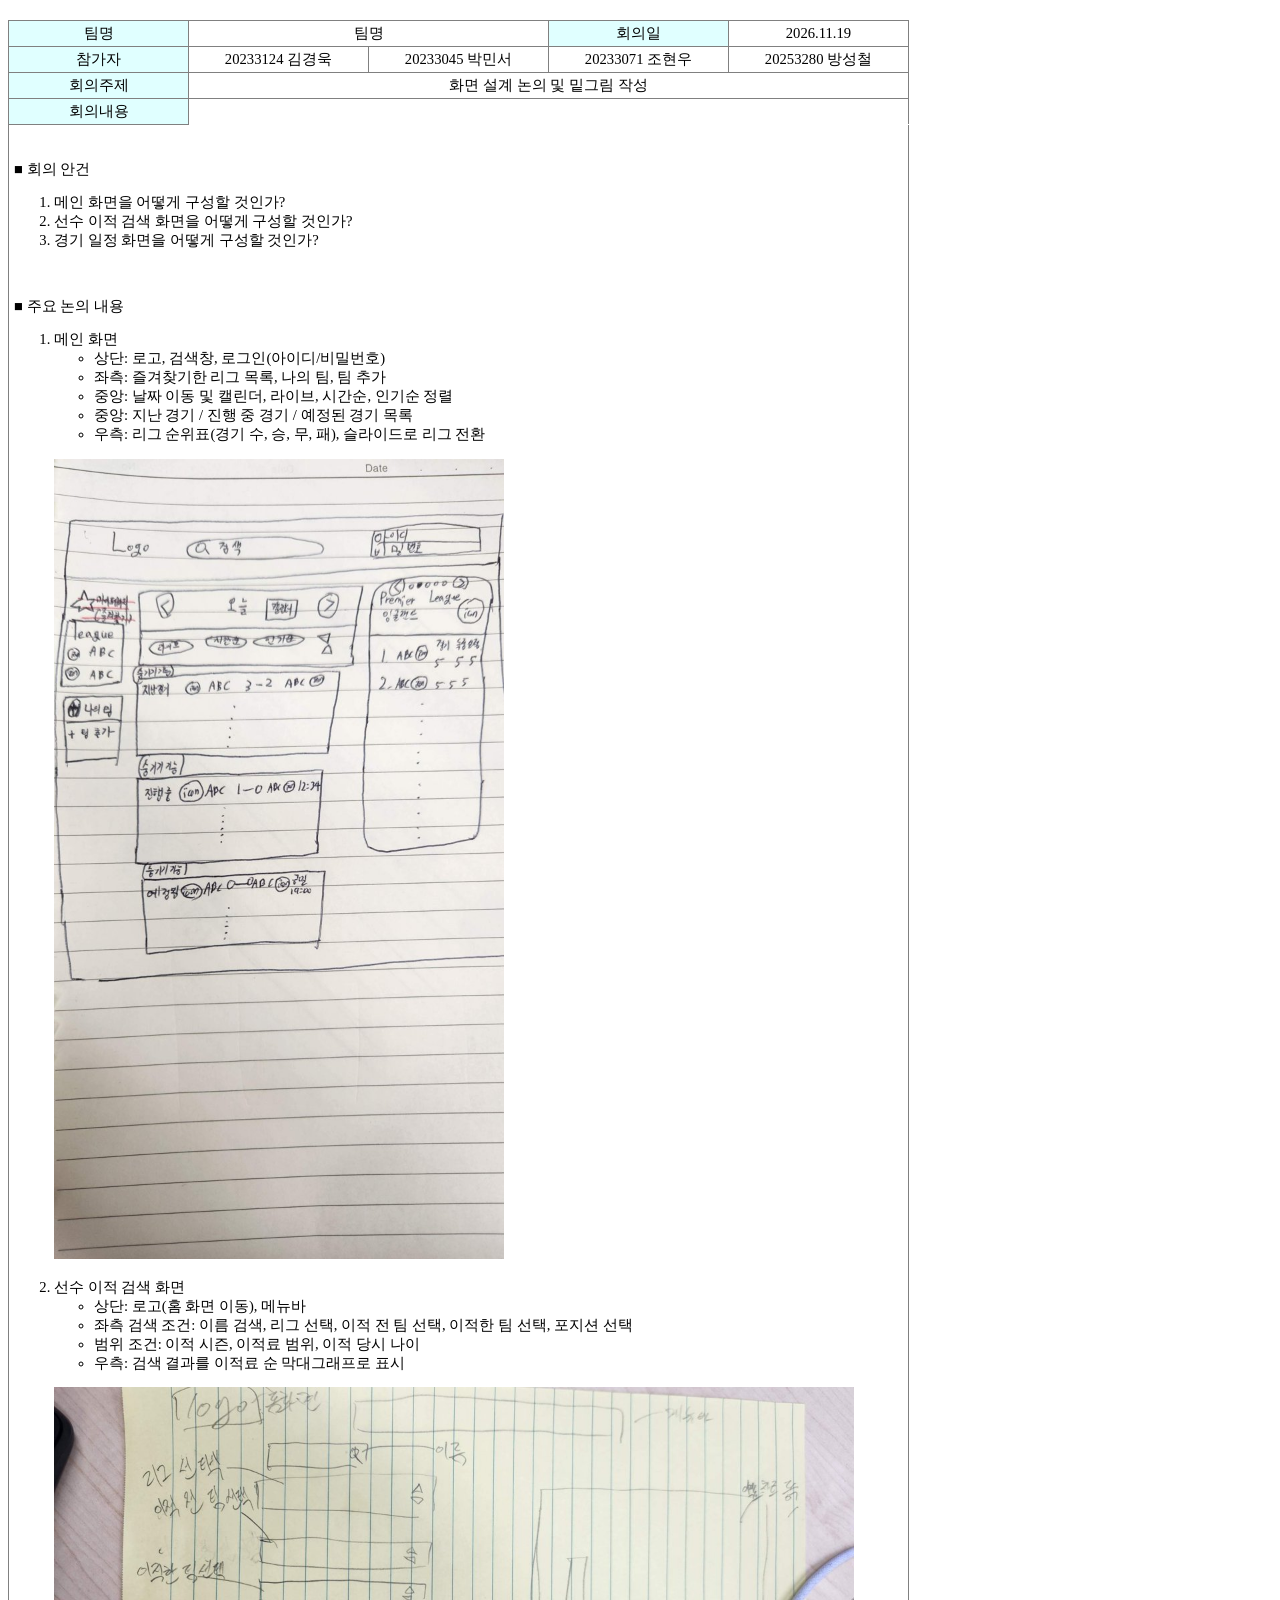
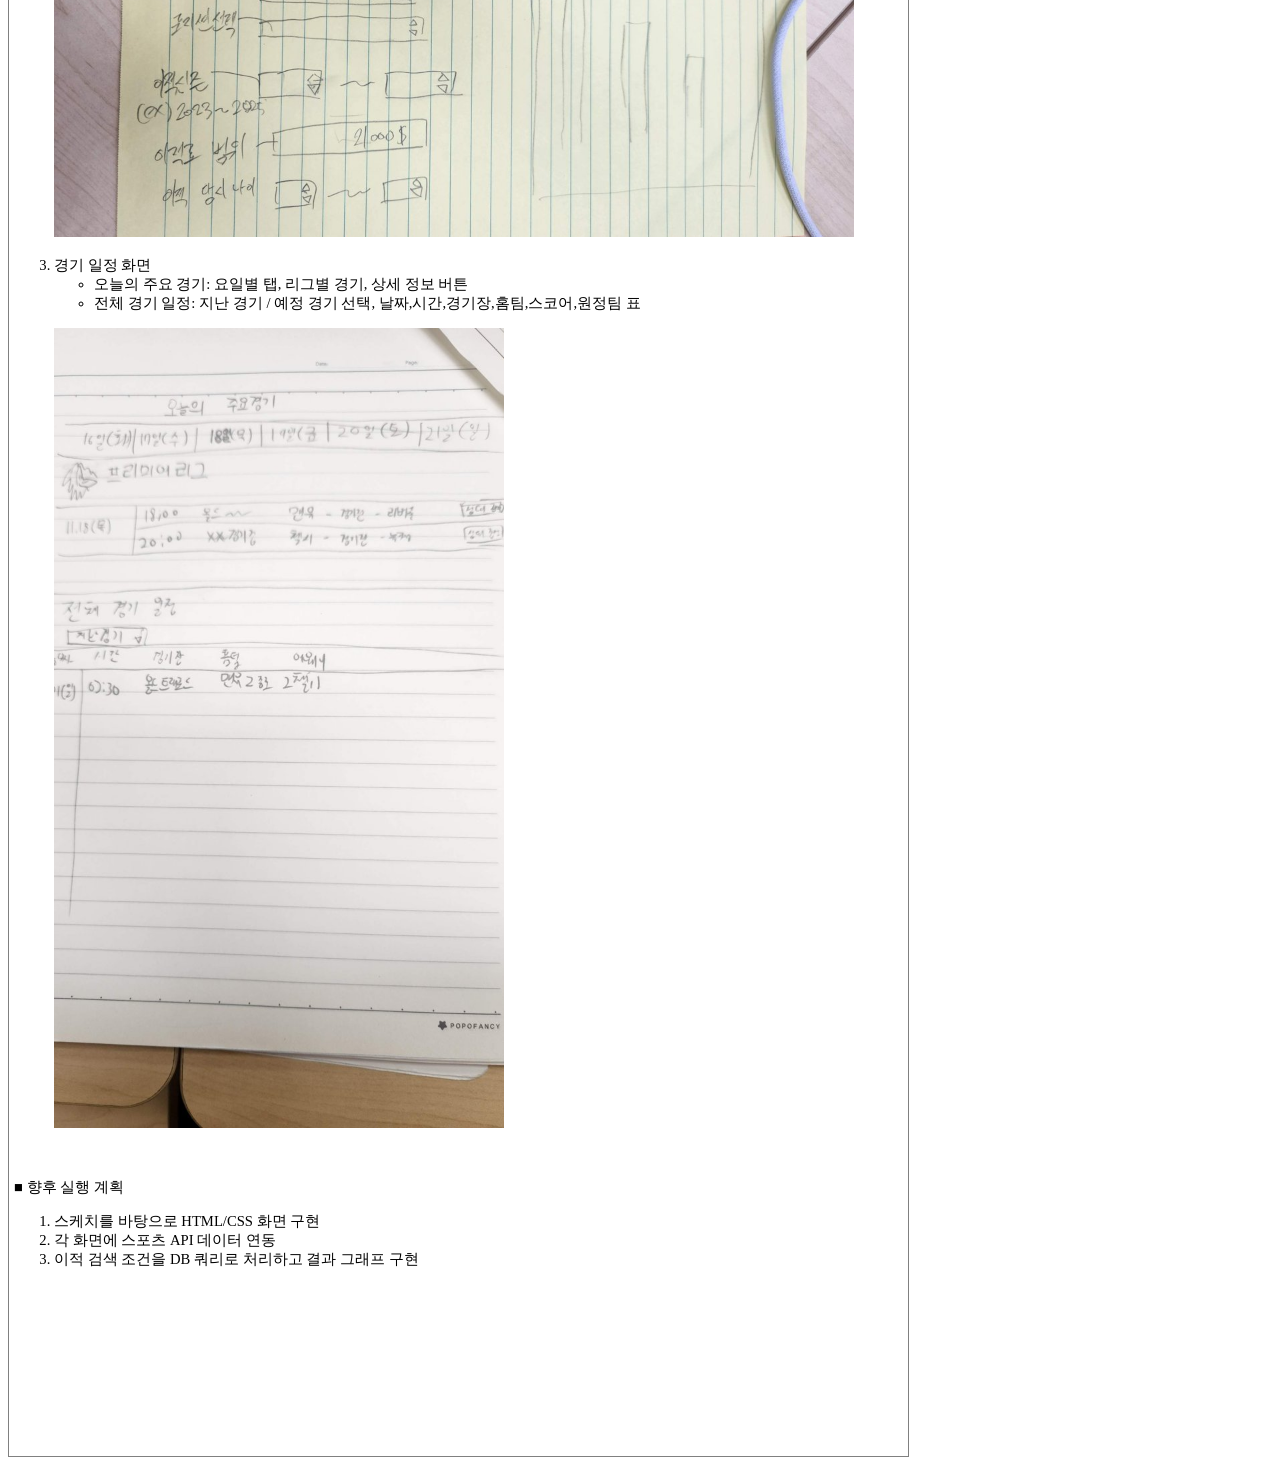
<file: meeting-notes/meetingNotes04.html>
<!DOCTYPE html>
<meta charset="utf-8" />
<link rel="StyleSheet" href="../table.css" type="text/css" />

<table>
  <colgroup>
    <col width="180" />
    <col width="180" />
    <col width="180" />
    <col width="180" />
    <col width="180" />
  </colgroup>
  <tr align="center">
    <th>팀명</th>
    <td colspan="2">팀명</td>
    <th>회의일</th>
    <td>2026.11.19</td>
  </tr>
  <tr align="center">
    <th>참가자</th>
    <td>20233124 김경욱</td>
    <td>20233045 박민서</td>
    <td>20233071 조현우</td>
    <td>20253280 방성철</td>
  </tr>
  <tr align="center">
    <th>회의주제</th>
    <td colspan="4">화면 설계 논의 및 밑그림 작성</td>
  </tr>
  <tr>
    <th>회의내용</th>
    <td colspan="4" style="border-bottom: 1px solid white"></td>
  </tr>
  <tr>
    <td colspan="5">
      <br />

      <p>■ 회의 안건</p>
      <ol>
        <li>메인 화면을 어떻게 구성할 것인가?</li>
        <li>선수 이적 검색 화면을 어떻게 구성할 것인가?</li>
        <li>경기 일정 화면을 어떻게 구성할 것인가?</li>
      </ol>
      <br />

      <p>■ 주요 논의 내용</p>
      <ol>
        <li>메인 화면
          <ul type="circle">
            <li>상단: 로고, 검색창, 로그인(아이디/비밀번호)</li>
            <li>좌측: 즐겨찾기한 리그 목록, 나의 팀, 팀 추가</li>
            <li>중앙: 날짜 이동 및 캘린더, 라이브, 시간순, 인기순 정렬</li>
            <li>중앙: 지난 경기 / 진행 중 경기 / 예정된 경기 목록</li>
            <li>우측: 리그 순위표(경기 수, 승, 무, 패), 슬라이드로 리그 전환</li>
          </ul>
          <p><img src="../img/meeting04_main.jpg" alt="메인 화면 스케치" width="450" /></p>
        </li>
        <li>선수 이적 검색 화면
          <ul type="circle">
            <li>상단: 로고(홈 화면 이동), 메뉴바</li>
            <li>좌측 검색 조건: 이름 검색, 리그 선택, 이적 전 팀 선택, 이적한 팀 선택, 포지션 선택</li>
            <li>범위 조건: 이적 시즌, 이적료 범위, 이적 당시 나이</li>
            <li>우측: 검색 결과를 이적료 순 막대그래프로 표시</li>
          </ul>
          <p><img src="../img/meeting04_search.jpg" alt="선수 이적 검색 화면 스케치" width="800" /></p>
        </li>
        <li>경기 일정 화면
          <ul type="circle">
            <li>오늘의 주요 경기: 요일별 탭, 리그별 경기, 상세 정보 버튼</li>
            <li>전체 경기 일정: 지난 경기 / 예정 경기 선택, 날짜,시간,경기장,홈팀,스코어,원정팀 표</li>
          </ul>
          <p><img src="../img/meeting04_schedule.jpg" alt="경기 일정 화면 스케치" width="450" /></p>
        </li>
      </ol>
      <br />

      <p>■ 향후 실행 계획</p>
      <ol>
        <li>스케치를 바탕으로 HTML/CSS 화면 구현</li>
        <li>각 화면에 스포츠 API 데이터 연동</li>
        <li>이적 검색 조건을 DB 쿼리로 처리하고 결과 그래프 구현</li>
      </ol>
      <br /><br /><br /><br /><br /><br /><br /><br /><br /><br />
    </td>
  </tr>
</table>
</file>
<file: sports.css>
:root {
    --background: #f3f7fe;
    --text: #44536B;
    --heading: #94BAFF;
    --selected: #CFE6D0;
    --hover: #FFD8CC;
}

* {
    box-sizing: border-box;
}

body {
    max-width: 70rem;
    margin: 0 auto;
    padding: clamp(1rem, 4vw, 3rem);
    background: var(--background);
    color: var(--text);
    font: 1rem/1.6 system-ui, sans-serif;
}

.site-nav {
    display: flex;
    flex-wrap: wrap;
    gap: 0.5rem;
    padding: 0.5rem;
    margin-bottom: clamp(1rem, 3vw, 2rem);
    background: white;
    border-radius: 1rem;
}

.site-nav a {
    padding: 0.625rem 1rem;
    border-radius: 0.625rem;
    color: inherit;
    font-weight: 650;
    text-decoration: none;
}

.site-nav a[aria-current="page"] {
    background: var(--selected);
}

.site-nav a:hover {
    background: var(--hover);
}

.site-nav a:focus-visible {
    outline: 2px solid var(--text);
    outline-offset: 2px;
}

.page h1 {
    margin: 0;
    padding: clamp(1.5rem, 6vw, 4rem);
    background: var(--text);
    color: var(--heading);
    border-radius: 1.5rem;
    font-size: clamp(2.25rem, 7vw, 5rem);
    line-height: 1.15;
    letter-spacing: -0.04em;
}

.page h2 {
    margin: 2rem 0 0.75rem;
    font-size: clamp(1.5rem, 4vw, 2rem);
    line-height: 1.25;
}

.page h3 {
    margin: 1.5rem 0 0.5rem;
    font-size: clamp(1.125rem, 3vw, 1.375rem);
    line-height: 1.35;
}

.page p {
    max-width: 65ch;
    margin: 0 0 1rem;
    font-size: 1rem;
    line-height: 1.75;
}

.page h1 + p {
    margin-top: 1rem;
}

.ui-card {
    padding: clamp(1rem, 3vw, 1.5rem);
    background: white;
    border-radius: 1rem;
}

.ui-field {
    display: grid;
    gap: 0.375rem;
    max-width: 28rem;
    font-weight: 650;
}

.ui-input,
.ui-button {
    min-height: 2.75rem;
    padding: 0.5rem 0.875rem;
    border: 1px solid var(--text);
    border-radius: 0.625rem;
    color: inherit;
    font: inherit;
}

.ui-input {
    width: 100%;
    background: white;
    font-weight: 400;
}

.ui-actions {
    display: flex;
    flex-wrap: wrap;
    gap: 0.625rem;
    margin-top: 1rem;
}

.ui-button {
    background: var(--text);
    color: white;
    font-weight: 650;
    cursor: pointer;
}

.ui-button--secondary {
    background: var(--selected);
    color: var(--text);
}

.ui-button:hover:not(:disabled) {
    background: var(--hover);
    color: var(--text);
}

.ui-button:disabled {
    opacity: 0.5;
    cursor: default;
}

.ui-button:focus-visible,
.ui-input:focus-visible {
    outline: 2px solid var(--text);
    outline-offset: 2px;
}

.ui-stack,
.ui-grid {
    display: grid;
    gap: 1rem;
}

.ui-grid {
    grid-template-columns: repeat(auto-fit, minmax(min(100%, 16rem), 1fr));
}

.ui-stack fieldset {
    margin: 0;
    border: 1px solid var(--text);
    border-radius: 0.625rem;
}

.ui-stack fieldset label {
    display: inline-block;
    margin-right: 0.75rem;
}

.ui-badge {
    display: inline-block;
    padding: 0.2rem 0.65rem;
    background: var(--background);
    border-radius: 999px;
    font-size: 0.875rem;
    font-weight: 650;
    white-space: nowrap;
}

.ui-notice {
    padding: 0.75rem 1rem;
    border-radius: 0.75rem;
}

.ui-badge--success {
    background: var(--selected);
}

.ui-badge--notice {
    background: var(--hover);
}

.ui-table-scroll {
    overflow-x: auto;
    border-radius: 1rem;
    background: white;
}

.ui-table {
    width: 100%;
    min-width: 32rem;
    border-collapse: collapse;
    text-align: left;
}

.ui-table caption,
.ui-table th,
.ui-table td {
    padding: 0.75rem 1rem;
}

.ui-table caption {
    font-weight: 650;
    text-align: left;
}

.ui-table thead {
    background: var(--text);
    color: white;
}

.ui-table tbody tr:nth-child(even) {
    background: var(--background);
}
</file>
<file: table.css>
table {
/*	font-family:'Malgun Gothic'; */
  font-size:11pt;
  border-collapse: collapse;
  table-layout:fixed;
  margin: 20px 0px 20px 0px;
}
table, th, td {
  border: 1px solid gray;
}
td, th {
  padding: 3px 5px 3px 5px;
}
th {
  text-align: center;
  background-color: lightcyan;
  font-weight: normal;
}

.box { /* multiple pages in single div*/
/*	font-family: Malgun Gothic, Verdana, Geneva, Arial, Helvetica, sans-serif; */
/*	font-size: 15px; */
	border: 1px solid lightgray;
	padding: 10px;
/*	margin: 10px; */
}
</file>
